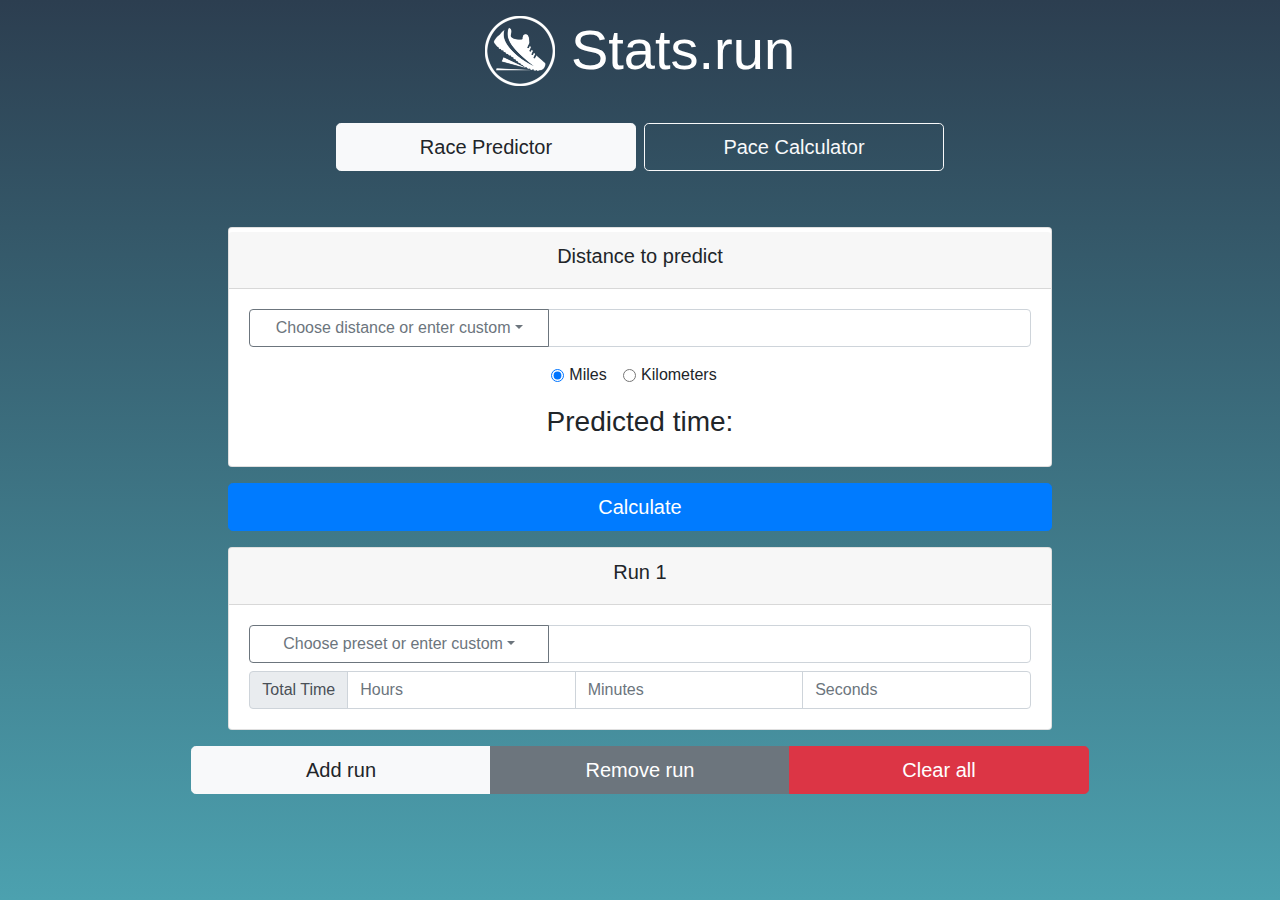
<file: index.html>
<!DOCTYPE html>
<html lang="en">

<head>
    <meta charset="UTF-8">
    <meta name="viewport" content="width=device-width, initial-scale=1.0">
    <meta http-equiv="X-UA-Compatible" content="ie=edge">
    <link rel="icon" href="/resources/favicon.ico" type="image/x-icon" />
    <link rel="shortcut icon" href="/resources/favicon.ico" type="image/x-icon" />
    <link rel="stylesheet" type="text/css" href="styles.css" />
    <link href="https://stackpath.bootstrapcdn.com/bootstrap/4.3.1/css/bootstrap.min.css" rel="stylesheet"
        integrity="sha384-ggOyR0iXCbMQv3Xipma34MD+dH/1fQ784/j6cY/iJTQUOhcWr7x9JvoRxT2MZw1T" crossorigin="anonymous">
    <title>Stats.run</title>
</head>

<body>
    <div class="container-fluid">
            <div class="row justify-content-center mt-3 text-center">
                <img src="resources/logowhite.png" width="70px" height="70px">
                <h1 class="display-4 ml-3 text-center">Stats.run</h1>
            </div>
        <div class="row justify-content-center" id="nav">
            <div class="col-8 mt-3 text-center">
                <nav class="navbar navbar-light justify-content-center">
                    <form class="form-inline" style="justify-content: center">
                        <a href="index.html" class="btn btn-lg btn-outline-light mx-1 mt-2 active" role="button">Race
                            Predictor</a>
                        <a href="pacetools.html" class="btn btn-lg btn-outline-light mx-1 mt-2" role="button">Pace
                            Calculator</a>
                    </form>
                </nav>
            </div>
        </div>
        <div class="row justify-content-center">
            <div class="col-sm-10 col-md-8 mt-5 text-center">
                <div class="card">
                    <div class="card-header text-center mt-1">
                        <h5>Distance to predict</h5>
                    </div>
                    <div class="card-body">
                        <div class="input-group">
                            <div class="input-group-prepend">
                                <button id="btninput" type="button"
                                    class="btn btn-outline-secondary dropdown-toggle dropdown-toggle-split disttitle"
                                    data-toggle="dropdown" aria-haspopup="true" aria-expanded="false">
                                    Choose distance or enter custom
                                </button>
                                <div class="dropdown-menu">
                                    <a class="dropdown-item menuclick" id="marathon" href="#" data-value="26.219"
                                        data-valuem="42.195">Marathon</a>
                                    <a class="dropdown-item menuclick" id="hmarathon" href="#" data-value="13.109"
                                        data-valuem="21.098">Half Marathon</a>
                                    <a class="dropdown-item menuclick" id="20K" href="#" data-value="12.427"
                                        data-valuem="20">20K</a>
                                    <a class="dropdown-item menuclick" id="15K" href="#" data-value="9.321"
                                        data-valuem="15">15K</a>
                                    <a class="dropdown-item menuclick" id="10K" href="#" data-value="6.214"
                                        data-valuem="10">10K</a>
                                    <a class="dropdown-item menuclick" id="5K" href="#" data-value="3.107"
                                        data-valuem="5">5K</a>
                                </div>
                            </div>
                            <input type="number" id="dist0" class="form-control distancein"
                                aria-label="Text input with segmented dropdown button">
                        </div>
                        <div id="switch" class="lm-3 text-center mt-3">
                            <div class="form-check form-check-inline">
                                <input class="form-check-input" type="radio" name="inlineRadioOptions" id="inlineRadio1"
                                    id="imperial" value="M" checked>
                                <label class="form-check-label" for="inlineRadio1">Miles</label>
                            </div>
                            <div class="form-check form-check-inline">
                                <input class="form-check-input" type="radio" name="inlineRadioOptions" id="inlineRadio2"
                                    id="metric" value="K">
                                <label class="form-check-label" for="inlineRadio2">Kilometers</label>
                            </div>
                        </div>
                        <h3 class="mt-3" id="predictedlabel">Predicted time:</h3>
                    </div>
                </div>
                <button id="calculate" type="button" class="btn btn-primary btn-lg mt-3 btn-block">Calculate</button>
                <div class="card mt-3">
                    <div class="card-header text-center">
                        <h5>Run 1</h5>
                    </div>
                    <div class="card-body">
                        <div class="input-group">
                            <div class="input-group-prepend">
                                <button id="btninput" type="button"
                                    class="btn btn-outline-secondary dropdown-toggle dropdown-toggle-split disttitle"
                                    data-toggle="dropdown" aria-haspopup="true" aria-expanded="false">
                                    Choose preset or enter custom
                                </button>
                                <div class="dropdown-menu">
                                    <a class="dropdown-item menuclick" id="marathon" href="#" data-value="26.219"
                                        data-valuem="42.195">Marathon</a>
                                    <a class="dropdown-item menuclick" id="hmarathon" href="#" data-value="13.109"
                                        data-valuem="21.098">Half Marathon</a>
                                    <a class="dropdown-item menuclick" id="20K" href="#" data-value="12.427"
                                        data-valuem="20">20K</a>
                                    <a class="dropdown-item menuclick" id="15K" href="#" data-value="9.321"
                                        data-valuem="15">15K</a>
                                    <a class="dropdown-item menuclick" id="10K" href="#" data-value="6.214"
                                        data-valuem="10">10K</a>
                                    <a class="dropdown-item menuclick" id="5K" href="#" data-value="3.107"
                                        data-valuem="5">5K</a>
                                </div>
                            </div>
                            <input type="number" class="form-control distancein" id="dist1"
                                aria-label="Text input with segmented dropdown button">
                        </div>
                        <div class="input-group mt-2">
                            <div class="input-group-prepend">
                                <span class="input-group-text">Total Time</span>
                            </div>
                            <input id="hr1" type="number" aria-label="hr" class="form-control" placeholder="Hours">
                            <input id="min1" type="number" aria-label="min" class="form-control" placeholder="Minutes">
                            <input id="sec1" type="number" aria-label="sec" class="form-control" placeholder="Seconds">
                        </div>
                    </div>
                </div>
                <div id="output">
                </div>
            </div>
        </div>
        <div class="row justify-content-center text-center">
            <div class="btn-group flex-wrap" role="group" aria-label="Basic example">
                <button id="addone" type="button" class="btn btn-light btn-lg mt-3 mb-3 bmtbtn">Add run</button>
                <button id="removeone" type="button" class="btn btn-secondary btn-lg mt-3 mb-3 bmtbtn">Remove
                    run</button>
                <button id="clearruns" type="button" class="btn btn-danger btn-lg mt-3 mb-3 bmtbtn">Clear all</button>
            </div>
        </div>
        <div class="row justify-content-center">
            <div class="alert alert-fixed alert-danger" role="alert" id="alerted">
                Run limit reached!
            </div>
        </div>
    </div>
    <script src="https://ajax.googleapis.com/ajax/libs/jquery/3.4.1/jquery.min.js"></script>
    <script src="https://stackpath.bootstrapcdn.com/bootstrap/4.3.1/js/bootstrap.bundle.min.js"
        integrity="sha384-xrRywqdh3PHs8keKZN+8zzc5TX0GRTLCcmivcbNJWm2rs5C8PRhcEn3czEjhAO9o"
        crossorigin="anonymous"></script>
    <script src="../js/predictor.js"></script>
</body>

</html>
</file>
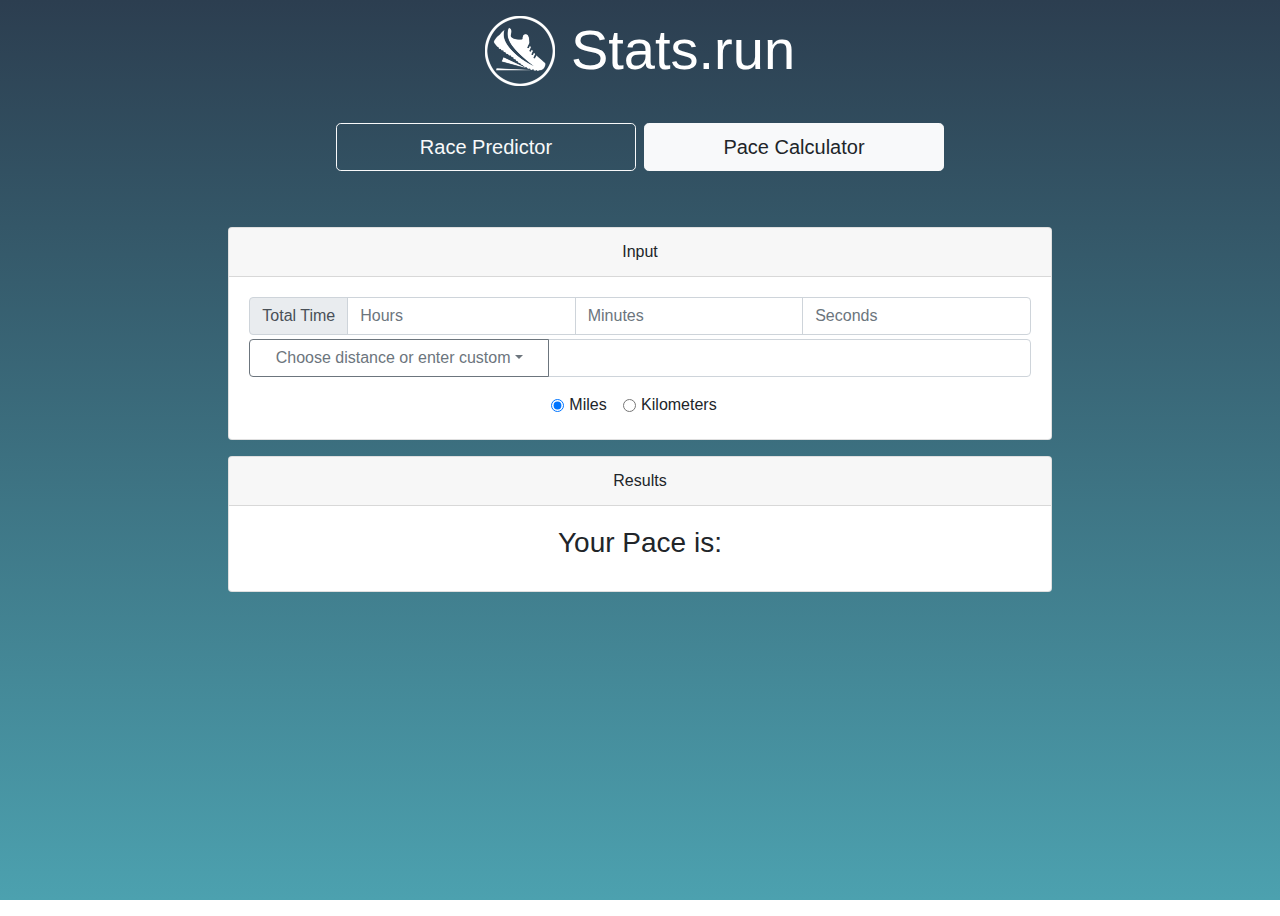
<file: pacetools.html>
<!DOCTYPE html>
<html lang="en">

<head>
    <meta charset="UTF-8">
    <meta name="viewport" content="width=device-width, initial-scale=1.0">
    <meta http-equiv="X-UA-Compatible" content="ie=edge">
    <link rel="icon" href="/resources/favicon.ico" type="image/x-icon" />
    <link rel="shortcut icon" href="/resources/favicon.ico" type="image/x-icon" />
    <link rel="stylesheet" type="text/css" href="styles.css" />
    <link href="https://stackpath.bootstrapcdn.com/bootstrap/4.3.1/css/bootstrap.min.css" rel="stylesheet"
        integrity="sha384-ggOyR0iXCbMQv3Xipma34MD+dH/1fQ784/j6cY/iJTQUOhcWr7x9JvoRxT2MZw1T" crossorigin="anonymous">
    <title>Stats.run</title>
</head>

<body>
    <div class="container-fluid">
        <div class="row justify-content-center mt-3 text-center">
            <img src="resources/logowhite.png" width="70px" height="70px">
            <h1 class="display-4 ml-3 text-center">Stats.run</h1>
        </div>
        <div class="row justify-content-center" id="nav">
            <div class="col-8 mt-3 text-center">
                
                <nav class="navbar navbar-light justify-content-center">
                    <form class="form-inline" style="justify-content: center">
                        <a href="index.html" class="btn btn-lg btn-outline-light mx-1 mt-2" role="button">Race
                            Predictor</a>
                        <a href="pacetools.html" class="btn btn-lg btn-outline-light mx-1 mt-2 active"
                            role="button">Pace Calculator</a>
                    </form>
                </nav>
            </div>
        </div>
        <div class="row justify-content-center">
            <div class="col-sm-10 col-md-8 mt-5">
                <div class="card">
                    <div class="card-header text-center">
                        Input
                    </div>
                    <div class="card-body">
                        <div class="input-group">
                            <div class="input-group-prepend">
                                <span class="input-group-text">Total Time</span>
                            </div>
                            <input id="hr" type="number" aria-label="hr" class="form-control refresh"
                                placeholder="Hours">
                            <input id="min" type="number" aria-label="min" class="form-control refresh"
                                placeholder="Minutes">
                            <input id="sec" type="number" aria-label="sec" class="form-control refresh"
                                placeholder="Seconds">
                        </div>
                        <div class="input-group mt-1">
                            <div class="input-group-prepend">
                                <button id="btninput" type="button"
                                    class="btn btn-outline-secondary dropdown-toggle dropdown-toggle-split"
                                    data-toggle="dropdown" aria-haspopup="true" aria-expanded="false">
                                    Choose distance or enter custom
                                </button>
                                <div class="dropdown-menu">
                                    <a class="dropdown-item menuclick" id="marathon" href="#" data-value="26.219"
                                        data-valuem="42.195">Marathon</a>
                                    <a class="dropdown-item menuclick" id="hmarathon" href="#" data-value="13.109"
                                        data-valuem="21.098">Half Marathon</a>
                                    <a class="dropdown-item menuclick" id="20K" href="#" data-value="12.427"
                                        data-valuem="20">20K</a>
                                    <a class="dropdown-item menuclick" id="15K" href="#" data-value="9.321"
                                        data-valuem="15">15K</a>
                                    <a class="dropdown-item menuclick" id="10K" href="#" data-value="6.214"
                                        data-valuem="10">10K</a>
                                    <a class="dropdown-item menuclick" id="5K" href="#" data-value="3.107"
                                        data-valuem="5">5K</a>
                                </div>
                            </div>
                            <input type="number" id="distance" class="form-control refresh"
                                aria-label="Text input with segmented dropdown button">
                        </div>
                        <div id="switch" class="lm-3 text-center mt-3">
                            <div class="form-check form-check-inline">
                                <input class="form-check-input" type="radio" name="inlineRadioOptions" id="inlineRadio1"
                                    id="imperial" value="M" checked>
                                <label class="form-check-label" for="inlineRadio1">Miles</label>
                            </div>
                            <div class="form-check form-check-inline">
                                <input class="form-check-input" type="radio" name="inlineRadioOptions" id="inlineRadio2"
                                    id="metric" value="K">
                                <label class="form-check-label" for="inlineRadio2">Kilometers</label>
                            </div>
                        </div>
                    </div>
                </div>
                <div class="card mt-3">
                    <div class="card-header text-center">
                        Results
                    </div>
                    <div class="card-body text-center">
                        <h3 id="result" class="card-title">Your Pace is:</h5>
                    </div>
                </div>
            </div>
        </div>
    </div>
    <script src="https://ajax.googleapis.com/ajax/libs/jquery/3.4.1/jquery.min.js"></script>
    <script src="https://stackpath.bootstrapcdn.com/bootstrap/4.3.1/js/bootstrap.bundle.min.js"
        integrity="sha384-xrRywqdh3PHs8keKZN+8zzc5TX0GRTLCcmivcbNJWm2rs5C8PRhcEn3czEjhAO9o"
        crossorigin="anonymous"></script>
    <script src="../js/pacetools.js"></script>
</body>

</html>
</file>
<file: styles.css>
html {
    height: 100%;
}
body{
    height: 100%;
    background: linear-gradient(to bottom, #2c3e50, #4ca1af); /* W3C, IE 10+/ Edge, Firefox 16+, Chrome 26+, Opera 12+, Safari 7+ */
    color: white;
    margin: 0;
    background-repeat: no-repeat;
    background-attachment: fixed;
}

h1, h4{
    color: white;
}

.btn{
    width: 300px;
}
</file>
